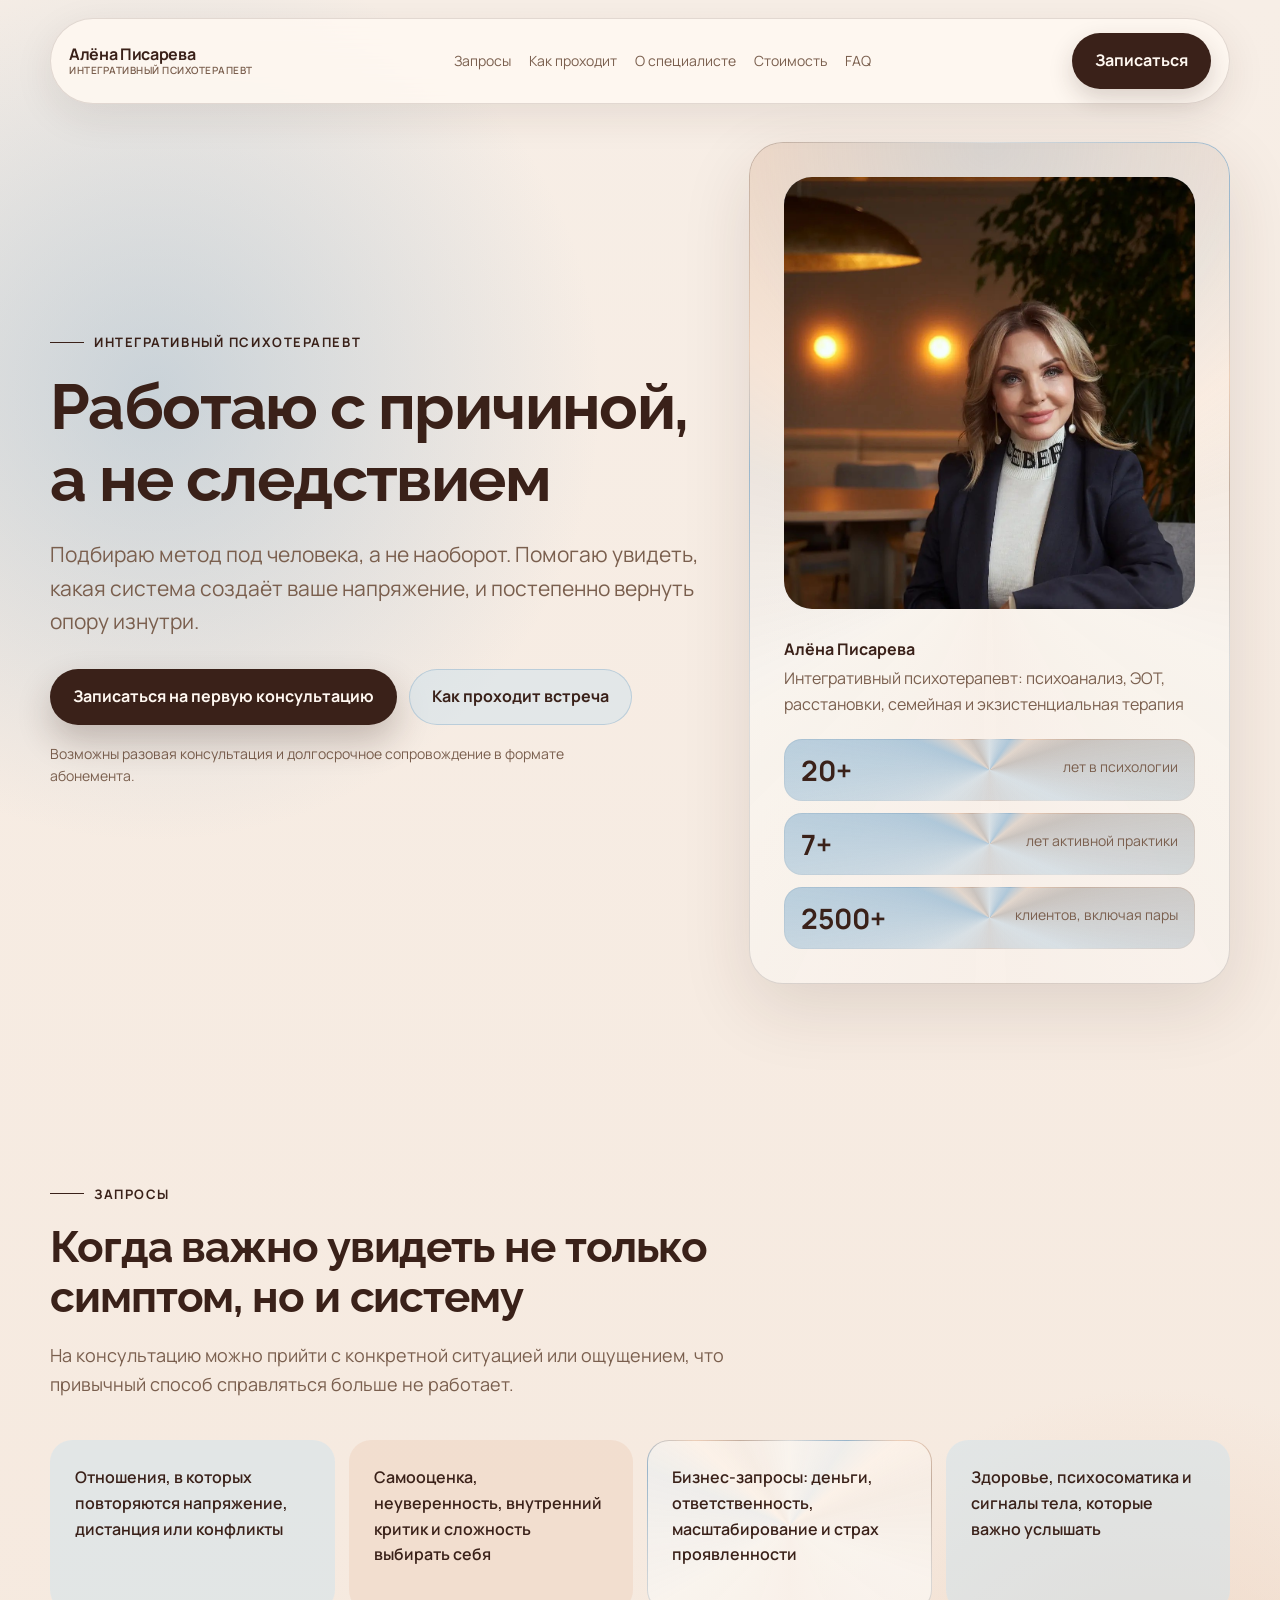
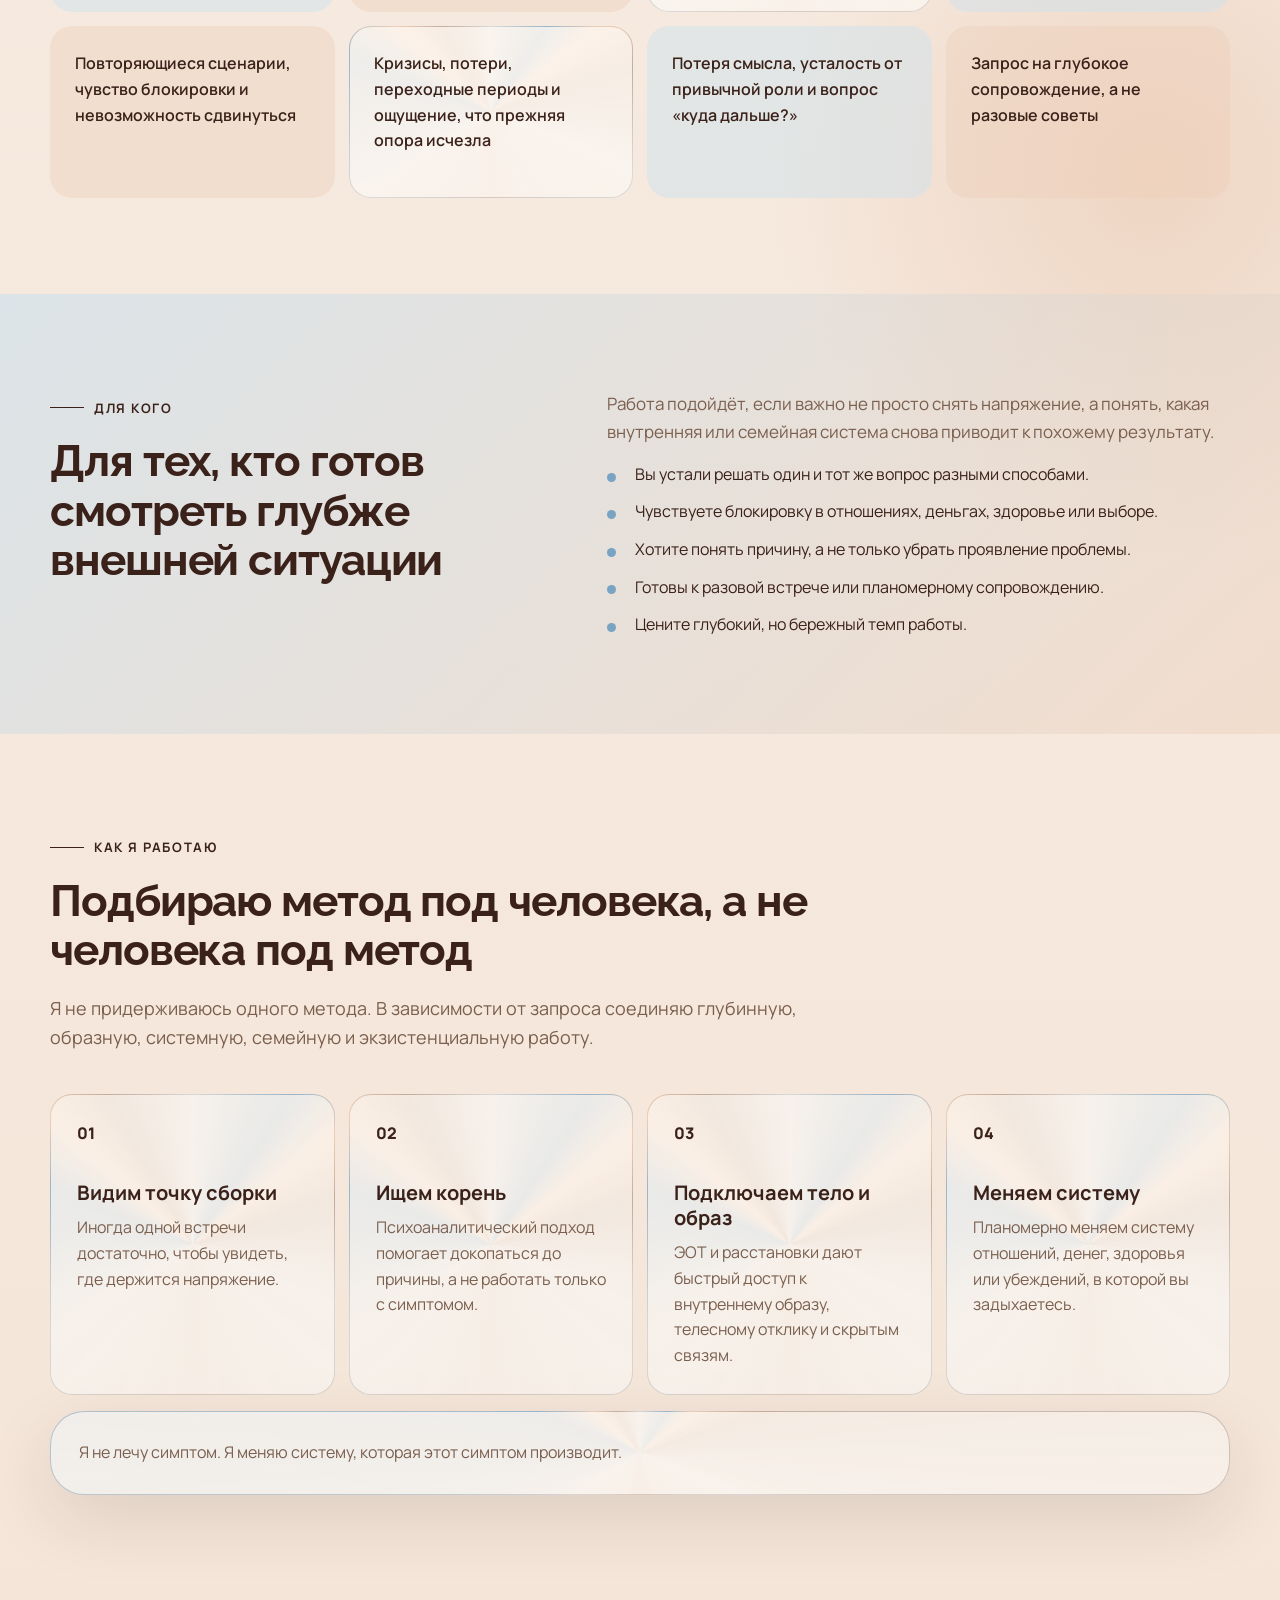
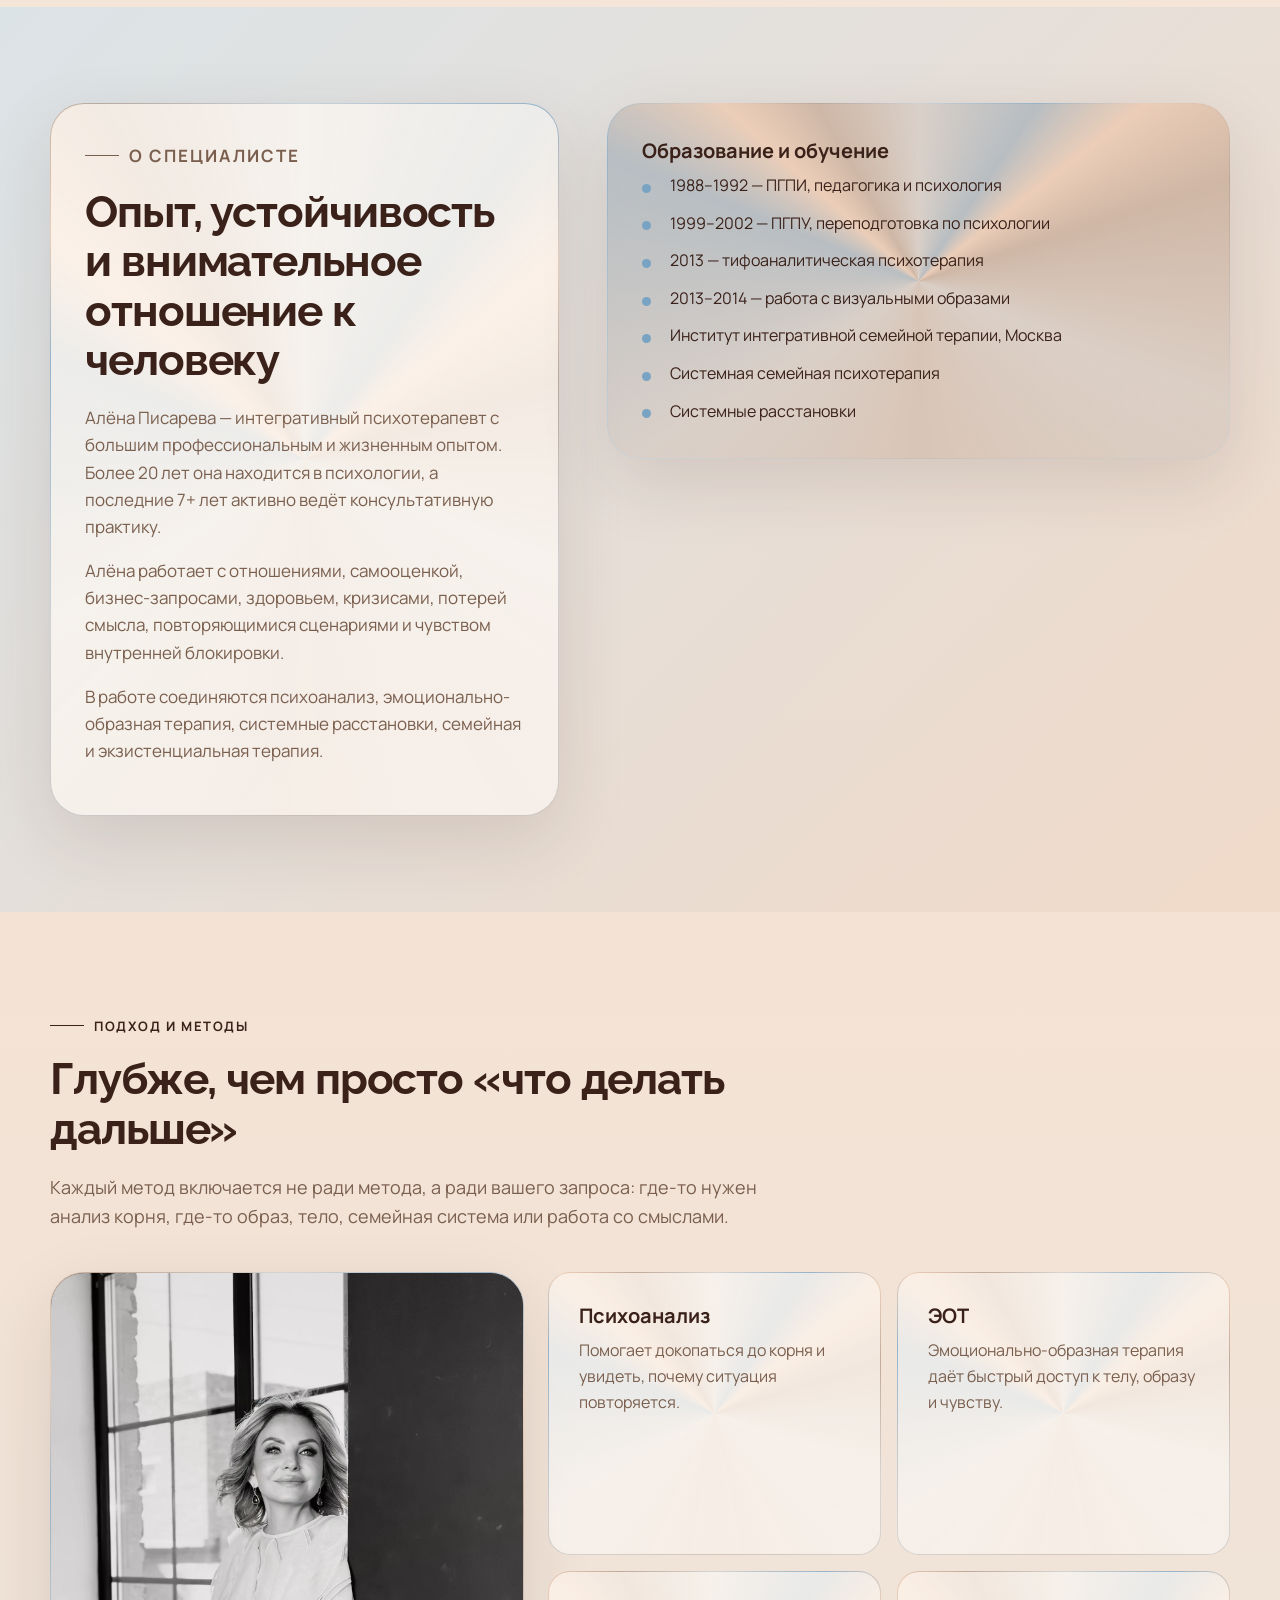
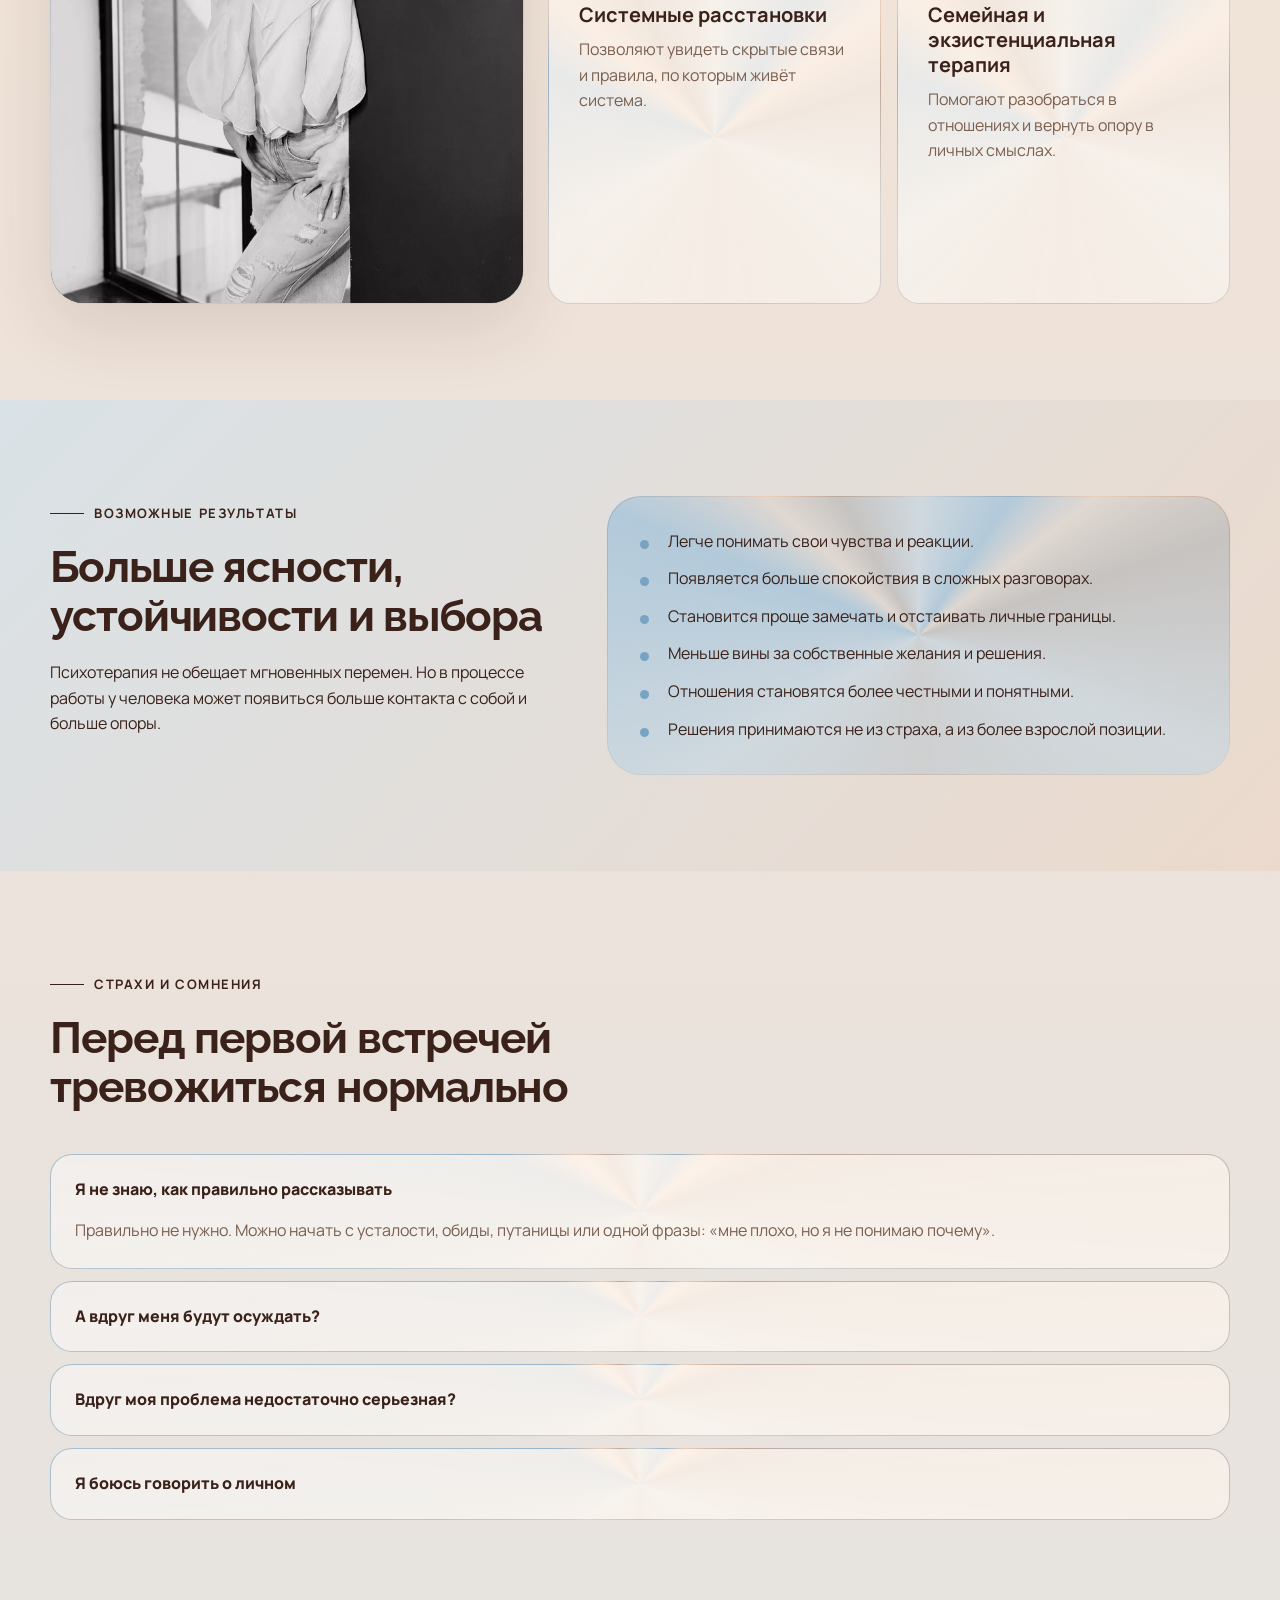
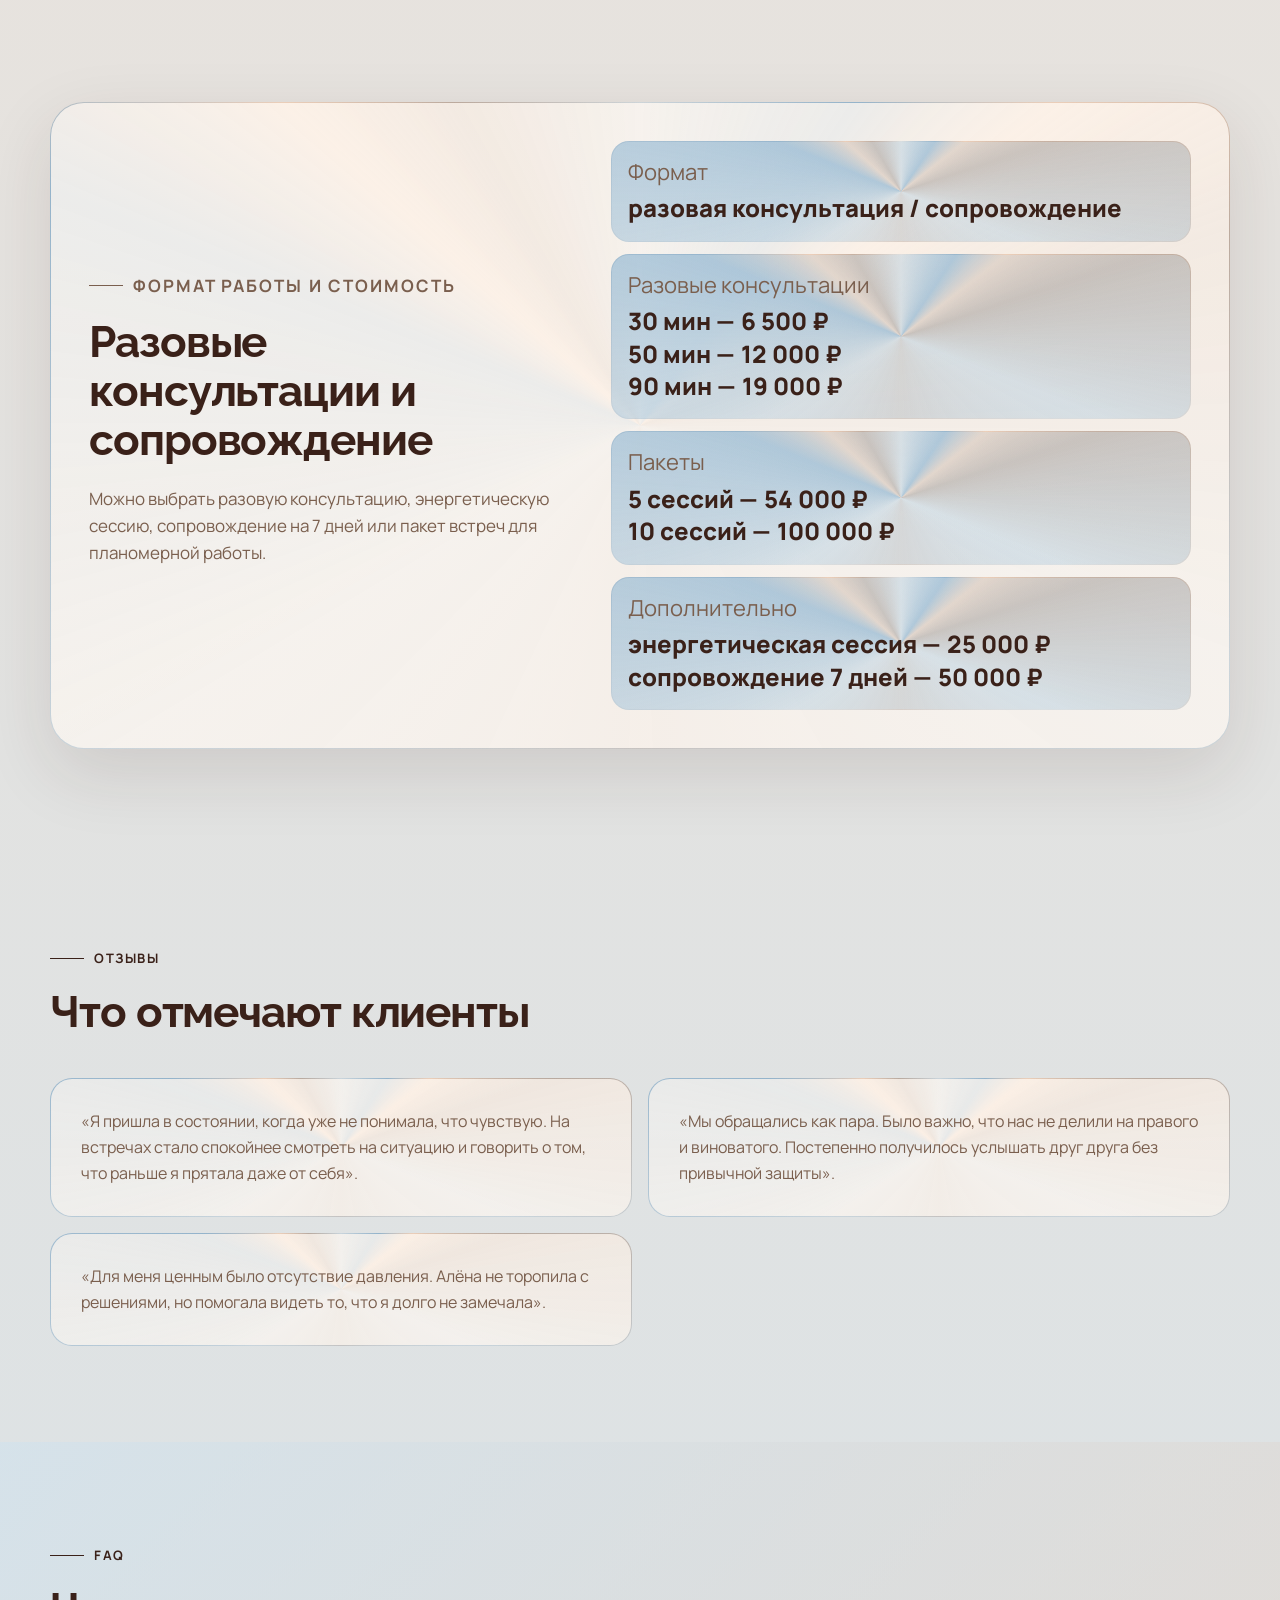
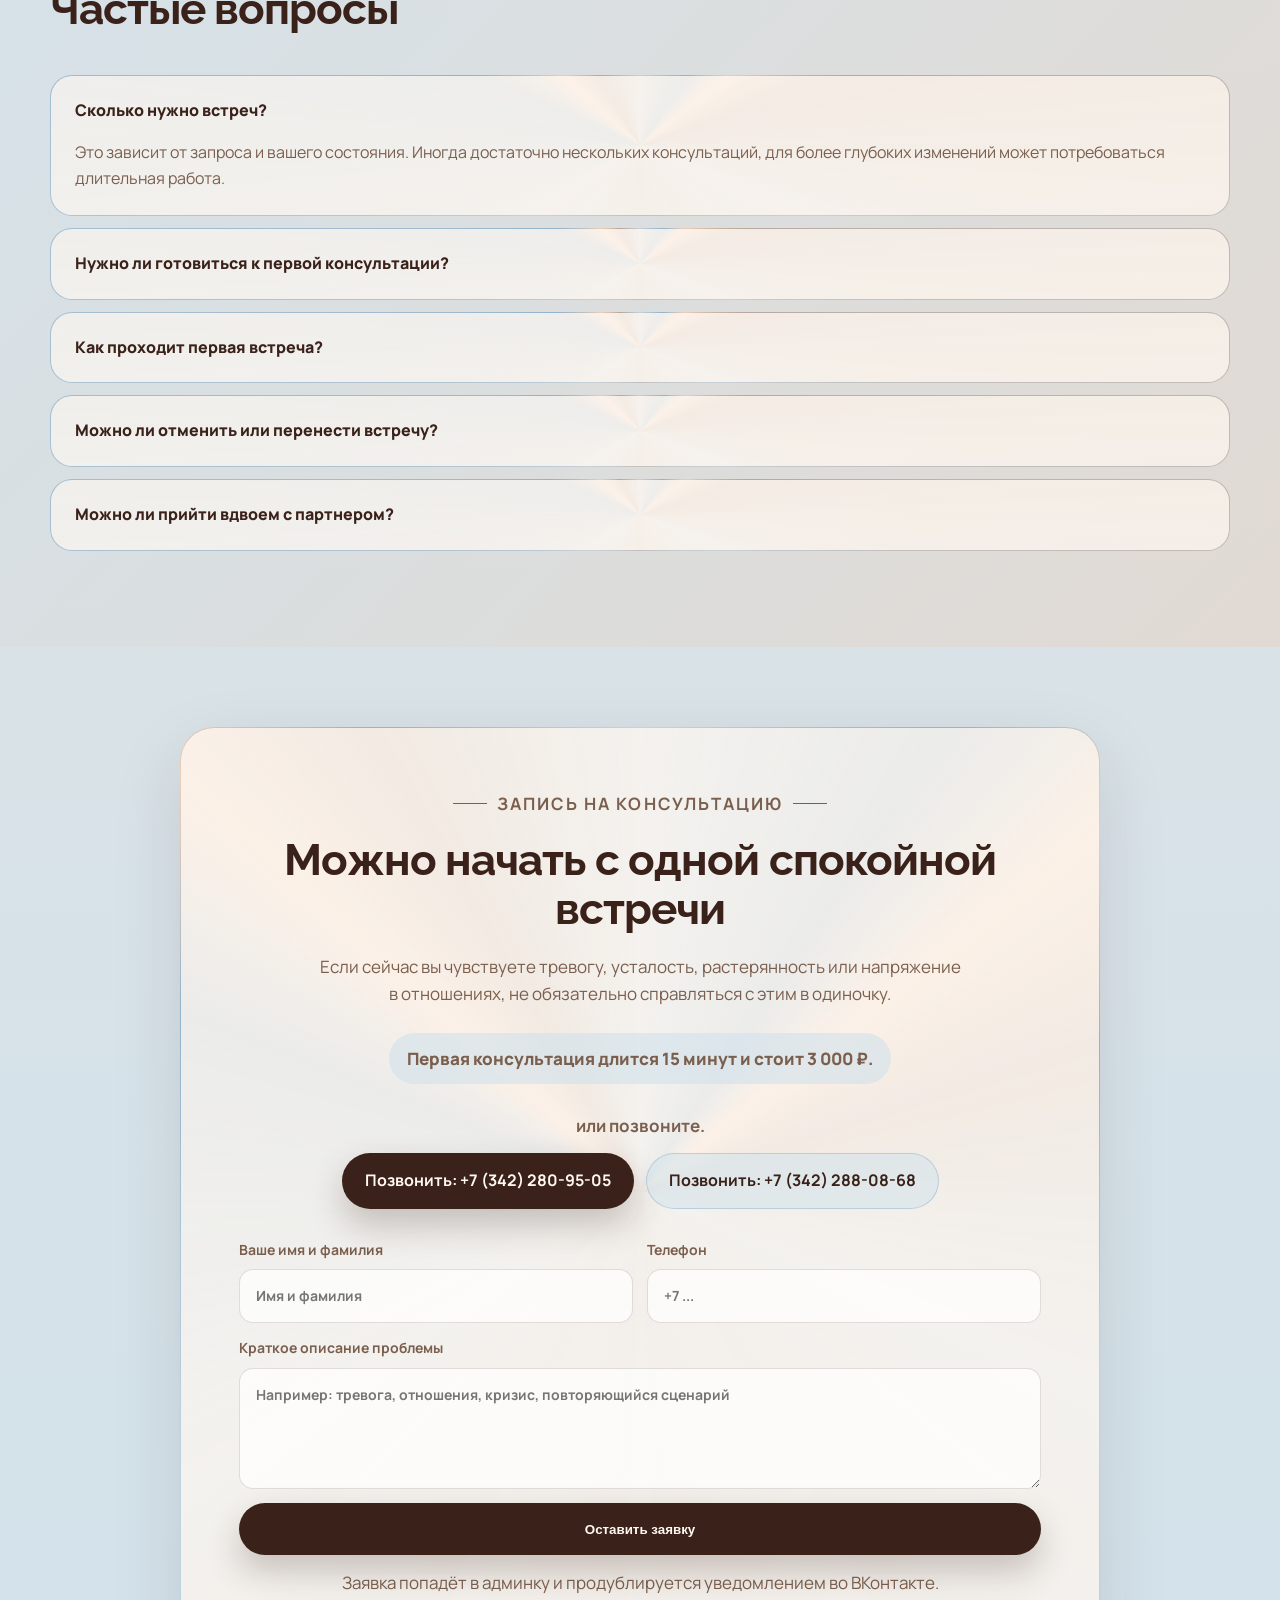
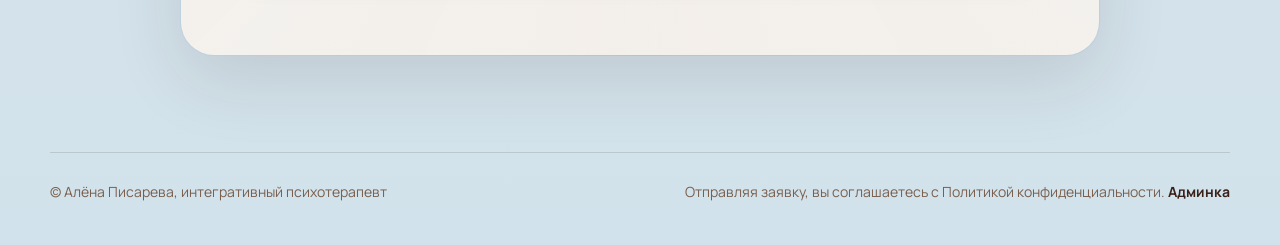
<file: index.html>
<!DOCTYPE html>
<html lang="ru">
<head>
  <meta charset="UTF-8" />
  <meta name="viewport" content="width=device-width, initial-scale=1.0" />
  <title>Интегративный психотерапевт Алёна Писарева | Консультации</title>
  <meta
    name="description"
    content="Интегративный психотерапевт Алёна Писарева. Работа с причиной, а не следствием: отношения, самооценка, бизнес, здоровье, кризисы и повторяющиеся сценарии."
  />
  <link rel="preconnect" href="https://fonts.googleapis.com" />
  <link rel="preconnect" href="https://fonts.gstatic.com" crossorigin />
  <link
    href="https://fonts.googleapis.com/css2?family=Manrope:wght@400;500;600;700&family=Raleway:wght@700&display=swap"
    rel="stylesheet"
  />
  <link rel="stylesheet" href="styles.css" />
</head>
<body>
  <header class="site-header">
    <a class="logo" href="#top" aria-label="На главный экран">
      <span>Алёна Писарева</span>
      <small>интегративный психотерапевт</small>
    </a>
    <nav class="nav" aria-label="Основная навигация">
      <a href="#requests">Запросы</a>
      <a href="#process">Как проходит</a>
      <a href="#about">О специалисте</a>
      <a href="#price">Стоимость</a>
      <a href="#faq">FAQ</a>
    </nav>
    <a class="button header-cta" href="#contact">Записаться</a>
  </header>

  <main id="top">
    <section class="hero section">
      <div class="hero-content">
        <p class="eyebrow">Интегративный психотерапевт</p>
        <h1>Работаю с причиной, а не следствием</h1>
        <p class="hero-text">
          Подбираю метод под человека, а не наоборот. Помогаю увидеть, какая
          система создаёт ваше напряжение, и постепенно вернуть опору изнутри.
        </p>
        <div class="hero-actions">
          <a class="button button-primary" href="#contact">Записаться на первую консультацию</a>
          <a class="button button-secondary" href="#process">Как проходит встреча</a>
        </div>
        <p class="note">
          Возможны разовая консультация и долгосрочное сопровождение в формате
          абонемента.
        </p>
      </div>

      <aside class="hero-card" aria-label="Опыт специалиста">
        <div class="portrait">
          <img src="Алёна (деловое фото).jpg" alt="Интегративный психотерапевт Алёна Писарева" />
        </div>
        <p class="card-label">Алёна Писарева</p>
        <p class="card-title">Интегративный психотерапевт: психоанализ, ЭОТ, расстановки, семейная и экзистенциальная терапия</p>
        <div class="stats">
          <div>
            <strong>20+</strong>
            <span>лет в психологии</span>
          </div>
          <div>
            <strong>7+</strong>
            <span>лет активной практики</span>
          </div>
          <div>
            <strong>2500+</strong>
            <span>клиентов, включая пары</span>
          </div>
        </div>
      </aside>
    </section>

    <section class="section" id="requests">
      <div class="section-heading">
        <p class="eyebrow">Запросы</p>
        <h2>Когда важно увидеть не только симптом, но и систему</h2>
        <p>
          На консультацию можно прийти с конкретной ситуацией или ощущением,
          что привычный способ справляться больше не работает.
        </p>
      </div>
      <div class="cards-grid">
        <article class="card">Отношения, в которых повторяются напряжение, дистанция или конфликты</article>
        <article class="card">Самооценка, неуверенность, внутренний критик и сложность выбирать себя</article>
        <article class="card">Бизнес-запросы: деньги, ответственность, масштабирование и страх проявленности</article>
        <article class="card">Здоровье, психосоматика и сигналы тела, которые важно услышать</article>
        <article class="card">Повторяющиеся сценарии, чувство блокировки и невозможность сдвинуться</article>
        <article class="card">Кризисы, потери, переходные периоды и ощущение, что прежняя опора исчезла</article>
        <article class="card">Потеря смысла, усталость от привычной роли и вопрос «куда дальше?»</article>
        <article class="card">Запрос на глубокое сопровождение, а не разовые советы</article>
      </div>
    </section>

    <section class="section muted" id="for-whom">
      <div class="split">
        <div>
          <p class="eyebrow">Для кого</p>
          <h2>Для тех, кто готов смотреть глубже внешней ситуации</h2>
        </div>
        <div class="text-block">
          <p>
            Работа подойдёт, если важно не просто снять напряжение, а понять,
            какая внутренняя или семейная система снова приводит к похожему результату.
          </p>
          <ul class="check-list">
            <li>Вы устали решать один и тот же вопрос разными способами.</li>
            <li>Чувствуете блокировку в отношениях, деньгах, здоровье или выборе.</li>
            <li>Хотите понять причину, а не только убрать проявление проблемы.</li>
            <li>Готовы к разовой встрече или планомерному сопровождению.</li>
            <li>Цените глубокий, но бережный темп работы.</li>
          </ul>
        </div>
      </div>
    </section>

    <section class="section" id="process">
      <div class="section-heading">
        <p class="eyebrow">Как я работаю</p>
        <h2>Подбираю метод под человека, а не человека под метод</h2>
        <p>
          Я не придерживаюсь одного метода. В зависимости от запроса соединяю
          глубинную, образную, системную, семейную и экзистенциальную работу.
        </p>
      </div>
      <div class="steps">
        <article class="step">
          <span>01</span>
          <h3>Видим точку сборки</h3>
          <p>Иногда одной встречи достаточно, чтобы увидеть, где держится напряжение.</p>
        </article>
        <article class="step">
          <span>02</span>
          <h3>Ищем корень</h3>
          <p>Психоаналитический подход помогает докопаться до причины, а не работать только с симптомом.</p>
        </article>
        <article class="step">
          <span>03</span>
          <h3>Подключаем тело и образ</h3>
          <p>ЭОТ и расстановки дают быстрый доступ к внутреннему образу, телесному отклику и скрытым связям.</p>
        </article>
        <article class="step">
          <span>04</span>
          <h3>Меняем систему</h3>
          <p>Планомерно меняем систему отношений, денег, здоровья или убеждений, в которой вы задыхаетесь.</p>
        </article>
      </div>
      <p class="soft-panel">
        Я не лечу симптом. Я меняю систему, которая этот симптом производит.
      </p>
    </section>

    <section class="section muted" id="about">
      <div class="about-layout">
        <div class="about-card">
          <p class="eyebrow">О специалисте</p>
          <h2>Опыт, устойчивость и внимательное отношение к человеку</h2>
          <p>
            Алёна Писарева — интегративный психотерапевт с большим
            профессиональным и жизненным опытом. Более 20 лет она находится в
            психологии, а последние 7+ лет активно ведёт консультативную практику.
          </p>
          <p>
            Алёна работает с отношениями, самооценкой, бизнес-запросами,
            здоровьем, кризисами, потерей смысла, повторяющимися сценариями и
            чувством внутренней блокировки.
          </p>
          <p>
            В работе соединяются психоанализ, эмоционально-образная терапия,
            системные расстановки, семейная и экзистенциальная терапия.
          </p>
        </div>
        <div class="education-card">
          <h3>Образование и обучение</h3>
          <ul>
            <li>1988–1992 — ПГПИ, педагогика и психология</li>
            <li>1999–2002 — ПГПУ, переподготовка по психологии</li>
            <li>2013 — тифоаналитическая психотерапия</li>
            <li>2013–2014 — работа с визуальными образами</li>
            <li>Институт интегративной семейной терапии, Москва</li>
            <li>Системная семейная психотерапия</li>
            <li>Системные расстановки</li>
          </ul>
        </div>
      </div>
    </section>

    <section class="section" id="methods">
      <div class="section-heading">
        <p class="eyebrow">Подход и методы</p>
        <h2>Глубже, чем просто «что делать дальше»</h2>
        <p>
          Каждый метод включается не ради метода, а ради вашего запроса: где-то
          нужен анализ корня, где-то образ, тело, семейная система или работа со смыслами.
        </p>
      </div>
      <div class="methods-layout">
        <figure class="methods-photo">
          <img src="Для описания подходов к работе.jpg" alt="Алёна Писарева в рабочем пространстве" />
        </figure>
        <div class="method-grid">
          <article>
            <h3>Психоанализ</h3>
            <p>Помогает докопаться до корня и увидеть, почему ситуация повторяется.</p>
          </article>
          <article>
            <h3>ЭОТ</h3>
            <p>Эмоционально-образная терапия даёт быстрый доступ к телу, образу и чувству.</p>
          </article>
          <article>
            <h3>Системные расстановки</h3>
            <p>Позволяют увидеть скрытые связи и правила, по которым живёт система.</p>
          </article>
          <article>
            <h3>Семейная и экзистенциальная терапия</h3>
            <p>Помогают разобраться в отношениях и вернуть опору в личных смыслах.</p>
          </article>
        </div>
      </div>
    </section>

    <section class="section muted" id="results">
      <div class="split">
        <div>
          <p class="eyebrow">Возможные результаты</p>
          <h2>Больше ясности, устойчивости и выбора</h2>
          <p>
            Психотерапия не обещает мгновенных перемен. Но в процессе работы
            у человека может появиться больше контакта с собой и больше опоры.
          </p>
        </div>
        <ul class="result-list">
          <li>Легче понимать свои чувства и реакции.</li>
          <li>Появляется больше спокойствия в сложных разговорах.</li>
          <li>Становится проще замечать и отстаивать личные границы.</li>
          <li>Меньше вины за собственные желания и решения.</li>
          <li>Отношения становятся более честными и понятными.</li>
          <li>Решения принимаются не из страха, а из более взрослой позиции.</li>
        </ul>
      </div>
    </section>

    <section class="section" id="doubts">
      <div class="section-heading">
        <p class="eyebrow">Страхи и сомнения</p>
        <h2>Перед первой встречей тревожиться нормально</h2>
      </div>
      <div class="accordion-list">
        <details open>
          <summary>Я не знаю, как правильно рассказывать</summary>
          <p>Правильно не нужно. Можно начать с усталости, обиды, путаницы или одной фразы: «мне плохо, но я не понимаю почему».</p>
        </details>
        <details>
          <summary>А вдруг меня будут осуждать?</summary>
          <p>Задача психолога — не оценивать, а помогать разобраться. Встреча строится в уважительном и бережном диалоге.</p>
        </details>
        <details>
          <summary>Вдруг моя проблема недостаточно серьезная?</summary>
          <p>Если вам тяжело, этого уже достаточно, чтобы обратиться за поддержкой.</p>
        </details>
        <details>
          <summary>Я боюсь говорить о личном</summary>
          <p>Вы сами выбираете темп и глубину разговора. Не нужно сразу раскрывать все.</p>
        </details>
      </div>
    </section>

    <section class="section price-section" id="price">
      <div class="price-card">
        <div>
          <p class="eyebrow">Формат работы и стоимость</p>
          <h2>Разовые консультации и сопровождение</h2>
          <p>
            Можно выбрать разовую консультацию, энергетическую сессию,
            сопровождение на 7 дней или пакет встреч для планомерной работы.
          </p>
        </div>
        <div class="price-info">
          <div>
            <span>Формат</span>
            <strong>разовая консультация / сопровождение</strong>
          </div>
          <div>
            <span>Разовые консультации</span>
            <strong class="price-list">
              <span class="price-line">30 мин — <span class="price-value">6 500 ₽</span></span>
              <span class="price-line">50 мин — <span class="price-value">12 000 ₽</span></span>
              <span class="price-line">90 мин — <span class="price-value">19 000 ₽</span></span>
            </strong>
          </div>
          <div>
            <span>Пакеты</span>
            <strong class="price-list">
              <span class="price-line">5 сессий — <span class="price-value">54 000 ₽</span></span>
              <span class="price-line">10 сессий — <span class="price-value">100 000 ₽</span></span>
            </strong>
          </div>
          <div>
            <span>Дополнительно</span>
            <strong class="price-list">
              <span class="price-line">энергетическая сессия — <span class="price-value">25 000 ₽</span></span>
              <span class="price-line">сопровождение 7 дней — <span class="price-value">50 000 ₽</span></span>
            </strong>
          </div>
        </div>
      </div>
    </section>

    <section class="section" id="reviews">
      <div class="section-heading">
        <p class="eyebrow">Отзывы</p>
        <h2>Что отмечают клиенты</h2>
      </div>
      <div class="reviews-grid">
        <blockquote>
          «Я пришла в состоянии, когда уже не понимала, что чувствую. На встречах стало спокойнее смотреть на ситуацию и говорить о том, что раньше я прятала даже от себя».
        </blockquote>
        <blockquote>
          «Мы обращались как пара. Было важно, что нас не делили на правого и виноватого. Постепенно получилось услышать друг друга без привычной защиты».
        </blockquote>
        <blockquote>
          «Для меня ценным было отсутствие давления. Алёна не торопила с решениями, но помогала видеть то, что я долго не замечала».
        </blockquote>
      </div>
    </section>

    <section class="section muted" id="faq">
      <div class="section-heading">
        <p class="eyebrow">FAQ</p>
        <h2>Частые вопросы</h2>
      </div>
      <div class="accordion-list">
        <details open>
          <summary>Сколько нужно встреч?</summary>
          <p>Это зависит от запроса и вашего состояния. Иногда достаточно нескольких консультаций, для более глубоких изменений может потребоваться длительная работа.</p>
        </details>
        <details>
          <summary>Нужно ли готовиться к первой консультации?</summary>
          <p>Нет. Можно прийти без четкого плана. Если хочется, заранее запишите, что вас беспокоит и какой вопрос кажется самым важным.</p>
        </details>
        <details>
          <summary>Как проходит первая встреча?</summary>
          <p>Вы знакомитесь со специалистом, рассказываете о ситуации, задаете вопросы и вместе определяете возможное направление работы.</p>
        </details>
        <details>
          <summary>Можно ли отменить или перенести встречу?</summary>
          <p>Да, условия переноса лучше уточнить при записи.</p>
        </details>
        <details>
          <summary>Можно ли прийти вдвоем с партнером?</summary>
          <p>Да, Алёна работает с парами, в том числе с кризисами, конфликтами, изменами и сложными периодами в отношениях.</p>
        </details>
      </div>
    </section>

    <section class="section final-section" id="contact">
      <div class="final-card">
        <p class="eyebrow">Запись на консультацию</p>
        <h2>Можно начать с одной спокойной встречи</h2>
        <p>
          Если сейчас вы чувствуете тревогу, усталость, растерянность или
          напряжение в отношениях, не обязательно справляться с этим в одиночку.
        </p>
        <p class="intro-consultation">Первая консультация длится 15 минут и стоит 3 000 ₽.</p>
        <p class="contact-call-text">или позвоните.</p>
        <div class="contact-actions">
          <a class="button button-primary" href="tel:+73422809505">Позвонить: +7 (342) 280-95-05</a>
          <a class="button button-secondary" href="tel:+73422880868">Позвонить: +7 (342) 288-08-68</a>
        </div>
        <form class="lead-form" id="lead-form" action="#" method="post">
          <label>
            Ваше имя и фамилия
            <input type="text" name="name" placeholder="Имя и фамилия" required />
          </label>
          <label>
            Телефон
            <input type="tel" name="phone" placeholder="+7 ..." required />
          </label>
          <label>
            Краткое описание проблемы
            <textarea name="message" rows="4" placeholder="Например: тревога, отношения, кризис, повторяющийся сценарий"></textarea>
          </label>
          <button class="button button-primary" type="submit">Оставить заявку</button>
          <p class="form-note" id="lead-form-status" aria-live="polite">Заявка попадёт в админку и продублируется уведомлением во ВКонтакте.</p>
        </form>
      </div>
    </section>
  </main>

  <footer class="footer">
    <p>© Алёна Писарева, интегративный психотерапевт</p>
    <p>Отправляя заявку, вы соглашаетесь с Политикой конфиденциальности. <a href="admin.php">Админка</a></p>
  </footer>
  <script src="app.js"></script>
</body>
</html>
</file>
<file: styles.css>
:root {
  --chambray: #79a3c3;
  --espresso: #3a2119;
  --glacier: #d2e2ec;
  --bisque: #ebcdb7;
  --clay: #957662;
  --bg: #f7eee6;
  --bg-soft: #d2e2ec;
  --text: #3a2119;
  --heading: #3a2119;
  --muted: #7a5f4e;
  --accent: #79a3c3;
  --accent-dark: #3a2119;
  --accent-soft: #d2e2ec;
  --card: #fff8f1;
  --line: rgba(58, 33, 25, 0.14);
  --border-glow-soft: rgba(121, 163, 195, 0.22);
  --border-glow: rgba(121, 163, 195, 0.74);
  --border-glow-light: rgba(235, 205, 183, 0.96);
  --border-glow-warm: rgba(149, 118, 98, 0.52);
  --shadow: 0 24px 70px rgba(58, 33, 25, 0.12);
  --radius-lg: 34px;
  --radius-md: 22px;
  --radius-sm: 14px;
}

@property --gradient-angle {
  syntax: "<angle>";
  initial-value: 0deg;
  inherits: false;
}

* {
  box-sizing: border-box;
}

html {
  scroll-behavior: smooth;
  scroll-padding-top: 116px;
}

body {
  margin: 0;
  color: var(--text);
  background:
    radial-gradient(circle at 12% 4%, rgba(121, 163, 195, 0.36), transparent 28rem),
    radial-gradient(circle at 90% 18%, rgba(235, 205, 183, 0.72), transparent 24rem),
    linear-gradient(180deg, #f7eee6 0%, #f4e3d5 42%, #d2e2ec 100%);
  font-family: "Manrope", Arial, sans-serif;
  line-height: 1.6;
}

main {
  padding-top: 108px;
}

a {
  color: inherit;
  text-decoration: none;
}

p,
h1,
h2,
h3 {
  margin-top: 0;
}

h1,
h2 {
  color: var(--heading);
  font-family: "Raleway", "Manrope", Arial, sans-serif;
  font-weight: 700;
  line-height: 1.12;
  letter-spacing: -0.025em;
}

h1 {
  max-width: 760px;
  margin-bottom: 24px;
  font-size: clamp(34px, 5.2vw, 64px);
}

h2 {
  margin-bottom: 20px;
  font-size: clamp(28px, 3.6vw, 44px);
}

h3 {
  margin-bottom: 10px;
  font-size: 20px;
  line-height: 1.25;
}

ul {
  margin: 0;
  padding: 0;
}

.site-header {
  position: fixed;
  top: 18px;
  left: 50%;
  transform: translateX(-50%);
  z-index: 20;
  display: flex;
  align-items: center;
  justify-content: space-between;
  gap: 24px;
  width: min(1180px, calc(100% - 40px));
  padding: 14px 18px;
  border: 1px solid var(--line);
  border-radius: 999px;
  background: rgba(255, 248, 241, 0.86);
  box-shadow: 0 12px 40px rgba(58, 33, 25, 0.09);
  backdrop-filter: blur(18px);
}

.logo {
  display: grid;
  gap: 2px;
  font-weight: 700;
  line-height: 1.05;
  letter-spacing: -0.02em;
}

.logo small {
  display: block;
  color: var(--muted);
  font-size: 10px;
  font-weight: 600;
  letter-spacing: 0.05em;
  text-transform: uppercase;
}

.nav {
  display: flex;
  align-items: center;
  gap: 18px;
  color: var(--muted);
  font-size: 14px;
}

.nav a,
.header-phone {
  transition: color 0.2s ease;
}

.nav a:hover,
.header-phone:hover {
  color: var(--accent-dark);
}

.header-phone {
  color: var(--accent-dark);
  font-weight: 700;
  white-space: nowrap;
}

.header-cta {
  min-height: 44px;
  padding: 10px 18px;
  color: #fff8f1;
  background: var(--espresso);
  box-shadow: 0 10px 24px rgba(58, 33, 25, 0.18);
  white-space: nowrap;
}

.header-cta:hover {
  background: var(--clay);
}

.section {
  width: min(1180px, calc(100% - 40px));
  margin: 0 auto;
  padding: 96px 0;
}

.hero {
  display: grid;
  grid-template-columns: minmax(0, 1.15fr) minmax(320px, 0.85fr);
  align-items: center;
  gap: 48px;
  min-height: calc(100svh - 108px);
  padding-top: 34px;
}

.eyebrow {
  display: inline-flex;
  align-items: center;
  gap: 10px;
  margin-bottom: 18px;
  color: var(--accent-dark);
  font-size: 13px;
  font-weight: 700;
  letter-spacing: 0.12em;
  text-transform: uppercase;
}

.eyebrow::before {
  content: "";
  width: 34px;
  height: 1px;
  background: currentColor;
}

.hero-text {
  max-width: 660px;
  margin-bottom: 30px;
  color: var(--muted);
  font-size: 21px;
}

.hero-actions,
.contact-actions {
  display: flex;
  flex-wrap: wrap;
  gap: 12px;
  margin-bottom: 18px;
}

.button {
  position: relative;
  overflow: hidden;
  display: inline-flex;
  align-items: center;
  justify-content: center;
  min-height: 52px;
  padding: 14px 22px;
  border: 1px solid transparent;
  border-radius: 999px;
  font-weight: 700;
  transition:
    transform 0.2s ease,
    box-shadow 0.2s ease,
    background 0.2s ease,
    border-color 0.2s ease;
}

.button::before {
  content: "";
  position: absolute;
  inset: -2px;
  background: linear-gradient(
    115deg,
    transparent 0%,
    transparent 36%,
    rgba(255, 250, 244, 0.18) 43%,
    rgba(255, 250, 244, 0.72) 50%,
    rgba(255, 250, 244, 0.18) 57%,
    transparent 64%,
    transparent 100%
  );
  transform: translateX(-120%);
  animation: button-shine 3.8s ease-in-out infinite;
  pointer-events: none;
}

.button:hover {
  transform: translateY(-2px);
}

.button:active {
  transform: translateY(0) scale(0.97);
}

.button-primary {
  color: #fff8f1;
  background: var(--espresso);
  box-shadow: 0 16px 34px rgba(58, 33, 25, 0.24);
}

.button-primary:hover {
  background: var(--clay);
  box-shadow: 0 18px 38px rgba(58, 33, 25, 0.28);
}

.button-secondary {
  color: var(--accent-dark);
  border-color: rgba(121, 163, 195, 0.38);
  background: rgba(210, 226, 236, 0.56);
}

.button-secondary::before {
  background: linear-gradient(
    115deg,
    transparent 0%,
    transparent 36%,
    rgba(121, 163, 195, 0.04) 43%,
    rgba(121, 163, 195, 0.34) 50%,
    rgba(121, 163, 195, 0.04) 57%,
    transparent 64%,
    transparent 100%
  );
}

.button-secondary:hover {
  border-color: rgba(58, 33, 25, 0.26);
  box-shadow: 0 14px 30px rgba(58, 33, 25, 0.1);
}

@keyframes button-shine {
  0% {
    transform: translateX(-120%);
  }

  46%,
  100% {
    transform: translateX(120%);
  }
}

@keyframes border-gradient-rotate {
  from {
    --gradient-angle: 0deg;
  }

  to {
    --gradient-angle: 360deg;
  }
}

@media (prefers-reduced-motion: reduce) {
  .button::before {
    animation: none;
  }
}

.note {
  max-width: 560px;
  color: var(--muted);
  font-size: 14px;
}

.hero-card,
.about-card,
.education-card,
.price-card,
.final-card,
.soft-panel {
  --block-bg: rgba(255, 248, 241, 0.82);
  border: 1px solid var(--line);
  border-radius: var(--radius-lg);
  background: rgba(255, 248, 241, 0.82);
  box-shadow: var(--shadow);
}

.hero-card {
  position: relative;
  overflow: hidden;
  padding: 34px;
}

.hero-card::before {
  content: "";
  position: absolute;
  inset: 0;
  background:
    radial-gradient(circle at 50% 0%, rgba(121, 163, 195, 0.22), transparent 17rem),
    linear-gradient(160deg, rgba(235, 205, 183, 0.62), transparent 52%);
  pointer-events: none;
}

.hero-card > * {
  position: relative;
}

.portrait {
  width: 100%;
  aspect-ratio: 1 / 1.05;
  margin-bottom: 28px;
  border-radius: 28px;
  overflow: hidden;
  background: var(--glacier);
}

.portrait img {
  display: block;
  width: 100%;
  height: 100%;
  object-fit: cover;
  object-position: center top;
}

.card-label {
  margin-bottom: 4px;
  color: var(--accent-dark);
  font-weight: 700;
}

.card-title {
  margin-bottom: 22px;
  color: var(--muted);
}

.stats {
  display: grid;
  gap: 12px;
}

.stats div,
.price-info div {
  --block-bg: rgba(210, 226, 236, 0.38);
  display: flex;
  justify-content: space-between;
  gap: 16px;
  padding: 16px;
  border: 1px solid var(--line);
  border-radius: 18px;
  background: rgba(210, 226, 236, 0.38);
}

.stats strong {
  color: var(--accent-dark);
  font-size: 28px;
  line-height: 1;
}

.stats span {
  color: var(--muted);
  font-size: 14px;
}

.section-heading {
  max-width: 760px;
  margin-bottom: 42px;
}

.section-heading p:not(.eyebrow) {
  color: var(--muted);
  font-size: 18px;
}

.cards-grid {
  display: grid;
  grid-template-columns: repeat(4, 1fr);
  gap: 14px;
}

.card {
  --block-bg: rgba(255, 248, 241, 0.84);
  min-height: 172px;
  padding: 24px;
  border: 1px solid var(--line);
  border-radius: var(--radius-md);
  background: rgba(255, 248, 241, 0.84);
  color: var(--espresso);
  font-weight: 600;
}

.card:nth-child(3n + 1) {
  --block-bg: rgba(210, 226, 236, 0.52);
  background: rgba(210, 226, 236, 0.52);
}

.card:nth-child(3n + 2) {
  --block-bg: rgba(235, 205, 183, 0.42);
  background: rgba(235, 205, 183, 0.42);
}

.muted {
  width: 100%;
  padding-right: max(20px, calc((100% - 1180px) / 2));
  padding-left: max(20px, calc((100% - 1180px) / 2));
  background:
    linear-gradient(135deg, rgba(210, 226, 236, 0.72), rgba(235, 205, 183, 0.42));
}

.split,
.about-layout,
.price-card {
  display: grid;
  grid-template-columns: 0.9fr 1.1fr;
  gap: 48px;
  align-items: start;
}

.text-block p,
.about-card p,
.price-card p,
.final-card p {
  color: var(--muted);
  font-size: 17px;
}

.check-list,
.result-list,
.education-card ul {
  display: grid;
  gap: 12px;
  list-style: none;
}

.check-list li,
.result-list li,
.education-card li {
  position: relative;
  padding-left: 28px;
  color: var(--espresso);
}

.check-list li::before,
.result-list li::before,
.education-card li::before {
  content: "";
  position: absolute;
  top: 0.68em;
  left: 0;
  width: 9px;
  height: 9px;
  border-radius: 50%;
  background: var(--chambray);
}

.steps {
  display: grid;
  grid-template-columns: repeat(4, 1fr);
  gap: 14px;
}

.step {
  --block-bg: rgba(255, 248, 241, 0.78);
  padding: 26px;
  border: 1px solid var(--line);
  border-radius: var(--radius-md);
  background: rgba(255, 248, 241, 0.78);
}

.step span {
  display: inline-block;
  margin-bottom: 34px;
  color: var(--accent-dark);
  font-weight: 800;
}

.step p {
  margin-bottom: 0;
  color: var(--muted);
}

.soft-panel {
  margin-top: 16px;
  padding: 28px;
  color: var(--muted);
}

.about-card,
.education-card {
  padding: 34px;
}

.education-card {
  --block-bg: rgba(235, 205, 183, 0.4);
  background: rgba(235, 205, 183, 0.4);
}

.method-grid,
.reviews-grid {
  display: grid;
  grid-template-columns: repeat(2, 1fr);
  gap: 16px;
}

.methods-layout {
  display: grid;
  grid-template-columns: minmax(300px, 0.82fr) minmax(0, 1.18fr);
  gap: 24px;
  align-items: stretch;
}

.methods-photo {
  --block-bg: rgba(58, 33, 25, 0.92);
  min-height: 100%;
  margin: 0;
  border: 1px solid transparent;
  border-radius: var(--radius-lg);
  overflow: hidden;
  background:
    linear-gradient(var(--block-bg), var(--block-bg)) padding-box,
    conic-gradient(
      from var(--gradient-angle),
      var(--border-glow-soft),
      var(--border-glow),
      var(--border-glow-light),
      var(--border-glow-warm),
      var(--border-glow-soft)
    ) border-box;
  background-origin: border-box;
  background-clip: padding-box, border-box;
  box-shadow: var(--shadow);
  animation: border-gradient-rotate 8s linear infinite;
}

.methods-photo img {
  display: block;
  width: 100%;
  height: 100%;
  min-height: 480px;
  object-fit: cover;
  object-position: center;
  opacity: 0.92;
}

.method-grid article,
.reviews-grid blockquote {
  --block-bg: rgba(255, 248, 241, 0.78);
  margin: 0;
  padding: 30px;
  border: 1px solid var(--line);
  border-radius: var(--radius-md);
  background: rgba(255, 248, 241, 0.78);
}

.method-grid p,
.reviews-grid blockquote {
  color: var(--muted);
}

.result-list {
  --block-bg: rgba(210, 226, 236, 0.48);
  padding: 32px;
  border: 1px solid var(--line);
  border-radius: var(--radius-lg);
  background: rgba(210, 226, 236, 0.48);
}

.accordion-list {
  display: grid;
  gap: 12px;
}

details {
  --block-bg: rgba(255, 248, 241, 0.84);
  border: 1px solid var(--line);
  border-radius: var(--radius-md);
  background: rgba(255, 248, 241, 0.84);
}

summary {
  cursor: pointer;
  padding: 22px 24px;
  font-weight: 800;
  list-style: none;
}

summary::-webkit-details-marker {
  display: none;
}

details p {
  margin: -6px 24px 24px;
  color: var(--muted);
}

.hero-card,
.about-card,
.education-card,
.price-card,
.final-card,
.soft-panel,
.stats div,
.price-info div,
.card,
.step,
.method-grid article,
.reviews-grid blockquote,
.result-list,
details,
.methods-photo {
  border-color: transparent;
  background:
    linear-gradient(var(--block-bg), var(--block-bg)) padding-box,
    conic-gradient(
      from var(--gradient-angle),
      var(--border-glow-soft) 0deg,
      var(--border-glow) 34deg,
      var(--border-glow-light) 52deg,
      var(--border-glow-warm) 72deg,
      var(--border-glow-soft) 112deg,
      rgba(58, 33, 25, 0.16) 180deg,
      var(--border-glow-soft) 238deg,
      var(--border-glow) 292deg,
      var(--border-glow-light) 312deg,
      var(--border-glow-warm) 330deg,
      var(--border-glow-soft) 360deg
    ) border-box;
  background-origin: border-box;
  background-clip: padding-box, border-box;
  animation: border-gradient-rotate 8s linear infinite;
}

@media (prefers-reduced-motion: reduce) {
  .hero-card,
  .about-card,
  .education-card,
  .price-card,
  .final-card,
  .soft-panel,
  .stats div,
  .price-info div,
  .card,
  .step,
  .method-grid article,
  .reviews-grid blockquote,
  .result-list,
  details,
  .methods-photo {
    animation: none;
  }
}

.price-section {
  padding-top: 86px;
}

.price-card {
  padding: 38px;
  align-items: center;
}

.price-info {
  display: grid;
  gap: 12px;
}

.price-info div {
  display: grid;
  justify-content: stretch;
  gap: 6px;
}

.price-info strong {
  display: block;
  color: var(--accent-dark);
  font-size: 24px;
  font-weight: 800;
  line-height: 1.35;
}

.price-list {
  display: grid;
  gap: 4px;
}

.price-info div > span {
  color: var(--muted);
  font-size: 22px;
  font-weight: 400;
  line-height: 1.3;
}

.price-line {
  display: flex;
  flex-wrap: wrap;
  gap: 0 0.25em;
  color: inherit;
  font-size: inherit;
  font-weight: inherit;
  line-height: inherit;
}

.price-value {
  white-space: nowrap;
}

.final-section {
  padding-top: 80px;
}

.final-card {
  max-width: 920px;
  margin: 0 auto;
  padding: clamp(32px, 5vw, 58px);
  text-align: center;
}

.final-card .eyebrow {
  justify-content: center;
}

.final-card .eyebrow::after {
  content: "";
  width: 34px;
  height: 1px;
  background: currentColor;
}

.final-card h2,
.final-card p {
  margin-right: auto;
  margin-left: auto;
}

.final-card p {
  max-width: 650px;
}

.intro-consultation {
  display: inline-flex;
  align-items: center;
  justify-content: center;
  width: fit-content;
  margin-top: 8px;
  margin-bottom: 0;
  padding: 12px 18px;
  border-radius: 999px;
  color: var(--espresso);
  background: rgba(210, 226, 236, 0.62);
  font-weight: 800;
}

.contact-actions {
  justify-content: center;
  margin: 14px 0 30px;
}

.contact-call-text {
  margin-top: 28px;
  margin-bottom: 0;
  color: var(--accent-dark);
  font-weight: 700;
}

.lead-form {
  display: grid;
  grid-template-columns: repeat(2, 1fr);
  gap: 14px;
  margin-top: 26px;
  text-align: left;
}

.lead-form label {
  display: grid;
  gap: 8px;
  color: var(--muted);
  font-size: 14px;
  font-weight: 700;
}

.lead-form label:nth-child(3),
.lead-form button,
.form-note {
  grid-column: 1 / -1;
}

input,
textarea {
  width: 100%;
  border: 1px solid var(--line);
  border-radius: var(--radius-sm);
  padding: 15px 16px;
  color: var(--text);
  background: rgba(255, 255, 255, 0.72);
  font: inherit;
  outline: none;
}

input:focus,
textarea:focus {
  border-color: rgba(138, 95, 71, 0.55);
  box-shadow: 0 0 0 4px rgba(138, 95, 71, 0.1);
}

textarea {
  resize: vertical;
}

.lead-form button {
  width: 100%;
  cursor: pointer;
}

.form-note {
  margin: 0;
  text-align: center;
  font-size: 13px;
}

.footer {
  display: flex;
  justify-content: space-between;
  gap: 20px;
  width: min(1180px, calc(100% - 40px));
  margin: 0 auto;
  padding: 28px 0 42px;
  border-top: 1px solid var(--line);
  color: var(--muted);
  font-size: 14px;
}

.footer p {
  margin: 0;
}

.footer a {
  color: var(--accent-dark);
  font-weight: 700;
}

.admin-page {
  min-height: 100vh;
}

.admin-page main {
  padding-top: 0;
}

.admin-header,
.admin-main {
  width: min(1180px, calc(100% - 40px));
  margin: 0 auto;
}

.admin-header {
  display: grid;
  grid-template-columns: minmax(0, 1fr) auto;
  gap: 32px;
  align-items: end;
  padding: 70px 0 34px;
}

.admin-header h1 {
  max-width: 720px;
  margin-bottom: 18px;
}

.admin-header p:not(.eyebrow) {
  max-width: 680px;
  margin-bottom: 0;
  color: var(--muted);
  font-size: 18px;
}

.admin-header-actions {
  display: flex;
  align-items: center;
  gap: 14px;
}

.admin-counter {
  display: inline-flex;
  align-items: center;
  min-height: 44px;
  padding: 10px 16px;
  border: 1px solid var(--line);
  border-radius: 999px;
  color: var(--accent-dark);
  background: rgba(255, 250, 244, 0.72);
  font-weight: 700;
  white-space: nowrap;
}

.admin-main {
  display: grid;
  gap: 18px;
  padding-bottom: 70px;
}

.admin-toolbar,
.admin-note,
.admin-lead-card,
.admin-empty,
.admin-login {
  --block-bg: rgba(255, 250, 244, 0.78);
  border: 1px solid transparent;
  border-radius: var(--radius-md);
  background:
    linear-gradient(var(--block-bg), var(--block-bg)) padding-box,
    conic-gradient(
      from var(--gradient-angle),
      var(--border-glow-soft),
      var(--border-glow),
      var(--border-glow-light),
      var(--border-glow-soft)
    ) border-box;
  background-origin: border-box;
  background-clip: padding-box, border-box;
  animation: border-gradient-rotate 12s linear infinite;
  box-shadow: 0 18px 44px rgba(71, 48, 32, 0.08);
}

.admin-toolbar {
  display: flex;
  align-items: center;
  justify-content: space-between;
  gap: 20px;
  padding: 24px;
}

.admin-toolbar h2,
.admin-note h2,
.admin-login h2 {
  margin-bottom: 8px;
  font-size: clamp(24px, 2.8vw, 34px);
}

.admin-toolbar p,
.admin-note p,
.admin-empty,
.admin-login p {
  margin-bottom: 0;
  color: var(--muted);
}

.admin-login,
.admin-empty,
.admin-note {
  padding: 24px;
}

.admin-login {
  max-width: 560px;
}

.admin-login-form,
.admin-lead-form {
  display: grid;
  gap: 14px;
  margin-top: 18px;
}

.admin-error {
  margin-top: 16px;
  padding: 12px 14px;
  border: 1px solid rgba(139, 47, 47, 0.22);
  border-radius: var(--radius-sm);
  color: #8b2f2f;
  background: rgba(139, 47, 47, 0.08);
  font-weight: 800;
}

.password-field {
  display: grid;
  grid-template-columns: minmax(0, 1fr) auto;
  gap: 8px;
}

.password-field input {
  min-width: 0;
}

.password-toggle {
  border: 1px solid var(--line);
  border-radius: var(--radius-sm);
  padding: 0 14px;
  color: var(--accent-dark);
  background: rgba(210, 226, 236, 0.56);
  font: inherit;
  font-size: 14px;
  font-weight: 800;
  cursor: pointer;
}

.password-toggle:hover {
  border-color: rgba(58, 33, 25, 0.26);
}

.admin-leads {
  display: grid;
  grid-template-columns: repeat(2, 1fr);
  gap: 16px;
}

.admin-lead-card {
  display: grid;
  gap: 18px;
  padding: 24px;
}

.admin-lead-top {
  display: flex;
  align-items: start;
  justify-content: space-between;
  gap: 18px;
}

.admin-lead-date {
  margin-bottom: 8px;
  color: var(--muted);
  font-size: 13px;
  font-weight: 700;
}

.admin-lead-card h2 {
  margin-bottom: 0;
  font-size: clamp(24px, 3vw, 34px);
}

.admin-lead-contact a {
  color: var(--accent-dark);
  font-size: 20px;
  font-weight: 800;
}

.admin-lead-message {
  margin: 0;
  color: var(--muted);
}

.status-badge {
  display: inline-flex;
  align-items: center;
  min-height: 34px;
  padding: 7px 12px;
  border-radius: 999px;
  font-size: 13px;
  font-weight: 800;
  white-space: nowrap;
}

.status-new {
  color: #6f4935;
  background: #ead7c6;
}

.status-contacted {
  color: #5f4a1b;
  background: #f0dfb5;
}

.status-scheduled {
  color: #355b43;
  background: #d7e8d8;
}

.status-completed {
  color: #4e433a;
  background: #e5ded5;
}

.admin-field {
  display: grid;
  gap: 8px;
  color: var(--muted);
  font-size: 14px;
  font-weight: 700;
}

.admin-field select {
  width: 100%;
  border: 1px solid var(--line);
  border-radius: var(--radius-sm);
  padding: 14px 16px;
  color: var(--text);
  background: rgba(255, 255, 255, 0.72);
  font: inherit;
  outline: none;
}

.admin-delete {
  justify-self: start;
  border: 0;
  padding: 0;
  color: var(--muted);
  background: transparent;
  font: inherit;
  font-size: 14px;
  font-weight: 700;
  cursor: pointer;
}

.admin-delete:hover {
  color: var(--accent-dark);
}

@media (max-width: 980px) {
  .nav {
    display: none;
  }

  .methods-layout,
  .hero,
  .split,
  .about-layout,
  .price-card {
    grid-template-columns: 1fr;
  }

  .methods-photo img {
    max-height: 560px;
  }

  .hero {
    min-height: auto;
  }

  .cards-grid,
  .steps,
  .admin-leads {
    grid-template-columns: repeat(2, 1fr);
  }
}

@media (max-width: 680px) {
  html {
    scroll-padding-top: 104px;
  }

  main {
    padding-top: 96px;
  }

  .site-header {
    width: min(100% - 24px, 1180px);
    top: 12px;
    gap: 12px;
    padding: 12px;
  }

  .logo span {
    font-size: 14px;
  }

  .logo small {
    max-width: 150px;
    font-size: 8px;
  }

  .header-phone {
    display: none;
  }

  .header-cta {
    min-height: 40px;
    padding: 9px 14px;
  }

  .section {
    width: min(100% - 24px, 1180px);
    padding: 64px 0;
  }

  .muted {
    width: 100%;
    padding-right: 12px;
    padding-left: 12px;
  }

  .hero {
    padding-top: 24px;
    gap: 28px;
  }

  .hero-text {
    font-size: 18px;
  }

  .hero-actions,
  .contact-actions,
  .lead-form {
    display: grid;
    grid-template-columns: 1fr;
  }

  .button {
    width: 100%;
  }

  .hero-card,
  .about-card,
  .education-card,
  .price-card,
  .final-card {
    padding: 24px;
    border-radius: 24px;
  }

  .price-section {
    padding-top: 56px;
  }

  .price-card {
    gap: 24px;
  }

  .price-info {
    gap: 10px;
  }

  .price-info div {
    padding: 18px;
    border-radius: 20px;
  }

  .price-info div > span {
    font-size: 18px;
  }

  .price-info strong {
    font-size: 19px;
    line-height: 1.38;
  }

  .price-list {
    gap: 8px;
  }

  .cards-grid,
  .steps,
  .method-grid,
  .reviews-grid {
    grid-template-columns: 1fr;
  }

  .methods-photo img {
    min-height: 380px;
  }

  .card {
    min-height: auto;
  }

  .lead-form label,
  .lead-form label:nth-child(3),
  .lead-form button,
  .form-note {
    grid-column: auto;
  }

  .footer {
    display: grid;
    width: min(100% - 24px, 1180px);
  }

  .admin-header,
  .admin-main {
    width: min(100% - 24px, 1180px);
  }

  .admin-header,
  .admin-toolbar,
  .admin-header-actions {
    display: grid;
    grid-template-columns: 1fr;
  }

  .admin-header {
    padding-top: 42px;
  }

  .admin-leads {
    grid-template-columns: 1fr;
  }

  .admin-lead-top {
    display: grid;
  }
}
</file>
